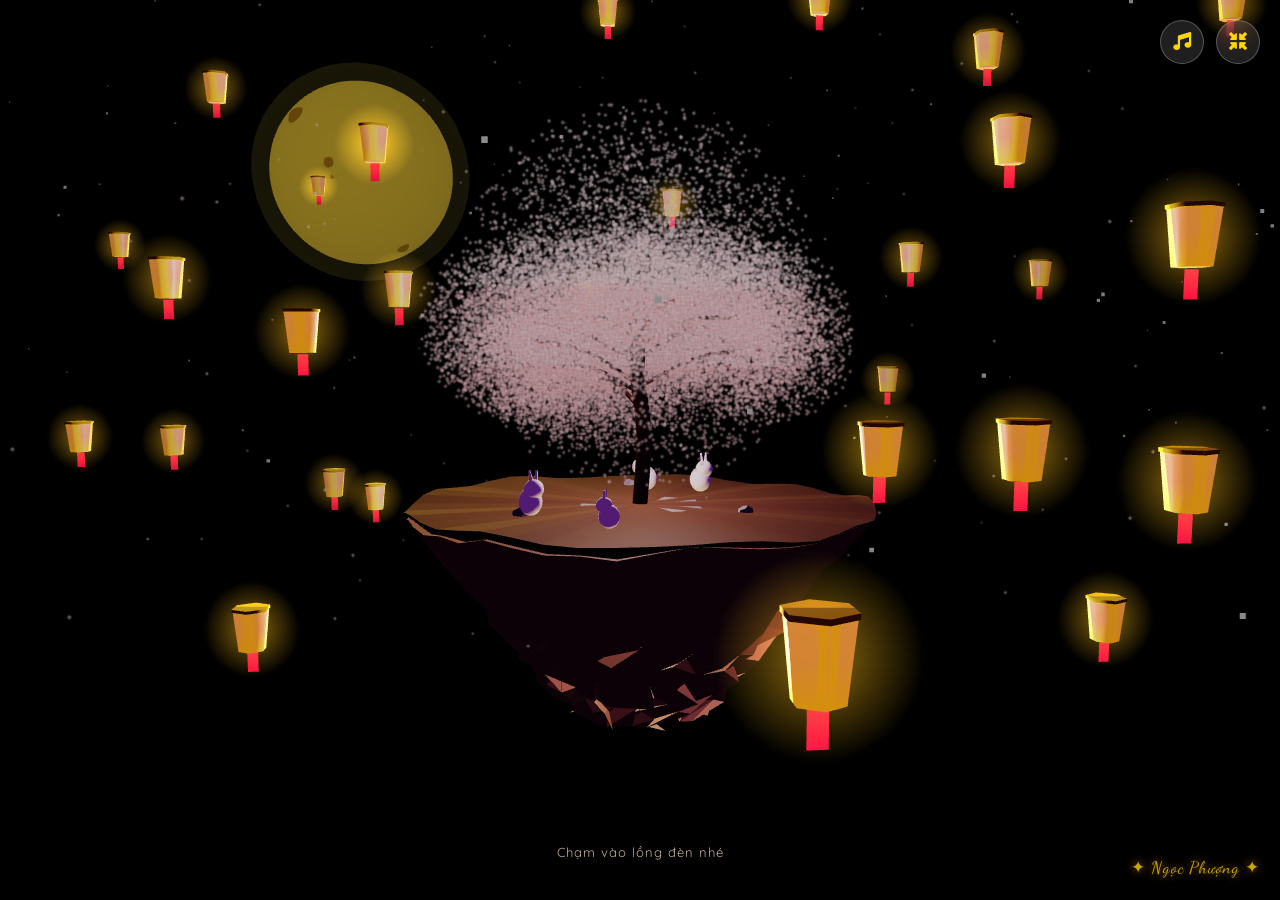
<file: trungthu/index.html>
<!DOCTYPE html>
<html lang="en">
<head>
    <meta charset="UTF-8">
    <meta name="viewport" content="width=device-width, initial-scale=1.0, maximum-scale=1.0, user-scalable=no">
    <title>Trung Thu 3D</title>

    <!-- Google Fonts & FontAwesome -->
    <link href="https://fonts.googleapis.com/css2?family=Dancing+Script:wght@700&family=Quicksand:wght@400;600&display=swap" rel="stylesheet">
    <link rel="stylesheet" href="https://cdnjs.cloudflare.com/ajax/libs/font-awesome/6.4.0/css/all.min.css">
    <link rel="stylesheet" href="./assets/css.css">
</head>
<body>

    <div id="webgl-container"></div>

    <div class="top-bar">
        <button class="icon-btn" id="audio-btn" title="Bật/Tắt Nhạc"><i class="fas fa-music"></i></button>
        <button class="icon-btn" id="reset-cam-btn" title="Góc nhìn ban đầu"><i class="fas fa-compress-arrows-alt"></i></button>
    </div>

    <div class="click-hint">Chạm vào lồng đèn nhé</div>

    <div class="wish-modal" id="wishModal">
        <div class="wish-card">
            <button class="close-btn" id="closeWishBtn" aria-label="Đóng"><i class="fas fa-times"></i></button>
            <h3 id="wishTitle">Thông Điệp Gửi Bạn</h3>

            <p id="wishText">"Chúc bạn một đêm Trung Thu ấm áp, bình an và trọn vẹn bên những người thương yêu."</p>
            <div class="tag">✦ Trung Thu An Lành ✦</div>
        </div>
    </div>

    <audio id="bgm" loop src="./assets/thangcuoi.mp3"></audio>

    <div class="signature">✦ Ngọc Phượng ✦</div>
    <div style="position:fixed;bottom:22px;right:20px;z-index:9999;font-family:'Dancing Script',cursive;font-size:17px;color:rgba(255,215,0,0.75);text-shadow:0 0 10px rgba(255,182,50,0.6),0 0 20px rgba(255,140,0,0.3);pointer-events:none;letter-spacing:1px;">✦ Ngọc Phượng ✦</div>
    
    
    <!-- Three.js & OrbitControls -->
    <script src="./assets/three.min.js"></script>
    <script src="./assets/OrbitControls.js"></script>
    <script src="./assets/script.js"></script>
</body>
</html>
</file>
<file: trungthu/assets/css.css>
* {
  margin: 0;
  padding: 0;
  box-sizing: border-box;
  -webkit-tap-highlight-color: transparent;
  user-select: none;
}

body,
html {
  width: 100%;
  height: 100%;
  overflow: hidden;
  background-color: #030208;
  font-family: "Quicksand", sans-serif;
  touch-action: none;
}

#webgl-container {
  width: 100%;
  height: 100%;
  position: absolute;
  top: 0;
  left: 0;
  z-index: 1;
}

.top-bar {
  position: absolute;
  top: 20px;
  right: 20px;
  z-index: 10;
  display: flex;
  gap: 12px;
}

.icon-btn {
  width: 44px;
  height: 44px;
  border-radius: 50%;
  background: rgba(255, 255, 255, 0.12);
  backdrop-filter: blur(12px);
  -webkit-backdrop-filter: blur(12px);
  border: 1px solid rgba(255, 255, 255, 0.25);
  color: #ffd700;
  display: flex;
  align-items: center;
  justify-content: center;
  font-size: 18px;
  cursor: pointer;
  transition: all 0.3s ease;
  box-shadow: 0 4px 15px rgba(0, 0, 0, 0.4);
}

.icon-btn:active {
  transform: scale(0.92);
  background: rgba(255, 215, 0, 0.3);
}

.wish-modal {
  position: fixed;
  top: 0;
  left: 0;
  width: 100%;
  height: 100%;
  background: rgba(0, 0, 0, 0.65);
  backdrop-filter: blur(8px);
  -webkit-backdrop-filter: blur(8px);
  z-index: 100;
  display: flex;
  align-items: center;
  justify-content: center;
  opacity: 0;
  pointer-events: none;
  transition: opacity 0.4s ease;
  padding: 20px;
}

.wish-modal.active {
  opacity: 1;
  pointer-events: auto;
}

.wish-card {
  background: linear-gradient(
    135deg,
    rgba(35, 15, 45, 0.95),
    rgba(15, 8, 25, 0.98)
  );
  border: 1.5px solid rgba(255, 215, 0, 0.5);
  box-shadow:
    0 0 35px rgba(255, 182, 193, 0.3),
    inset 0 0 15px rgba(255, 215, 0, 0.2);
  border-radius: 24px;
  padding: 28px 20px 24px 20px;
  max-width: 400px;
  width: 100%;
  text-align: center;
  position: relative;
  transform: translateY(30px) scale(0.9);
  transition: transform 0.4s cubic-bezier(0.175, 0.885, 0.32, 1.275);
  color: #fff;
  max-height: 90vh;
  overflow-y: auto;
}

.wish-modal.active .wish-card {
  transform: translateY(0) scale(1);
}

.wish-card .close-btn {
  position: absolute;
  top: 15px;
  right: 15px;
  width: 36px;
  height: 36px;
  border-radius: 50%;
  background: rgba(255, 255, 255, 0.15);
  border: 1px solid rgba(255, 215, 0, 0.3);
  color: #ffd700;
  font-size: 18px;
  cursor: pointer;
  display: flex;
  align-items: center;
  justify-content: center;
  transition: all 0.2s ease;
  z-index: 10;
}

.wish-card .close-btn:hover,
.wish-card .close-btn:active {
  background: rgba(255, 77, 109, 0.8);
  color: #fff;
  transform: scale(1.1);
}

.wish-card h3 {
  font-family: "Dancing Script", cursive;
  font-size: 28px;
  color: #ffd700;
  margin-bottom: 20px;
  text-shadow: 0 0 8px rgba(255, 215, 0, 0.5);
}

.wish-card p {
  font-size: 15px;
  line-height: 1.6;
  color: #f0e6ff;
  font-style: italic;
  margin-bottom: 15px;
}

.wish-card .tag {
  font-size: 12px;
  color: #ff9ebb;
  text-transform: uppercase;
  letter-spacing: 2px;
}

.click-hint {
  position: absolute;
  bottom: 40px;
  left: 50%;
  transform: translateX(-50%);
  z-index: 5;
  color: rgba(255, 235, 205, 0.75);
  font-size: 13px;
  letter-spacing: 1px;
  pointer-events: none;
  text-shadow: 0 0 8px rgba(0, 0, 0, 0.8);
  animation: pulseHint 2s infinite alternate;
  text-align: center;
  width: 90%;
}

@keyframes pulseHint {
  0% {
    opacity: 0.4;
  }
  100% {
    opacity: 0.95;
  }
}
</file>
